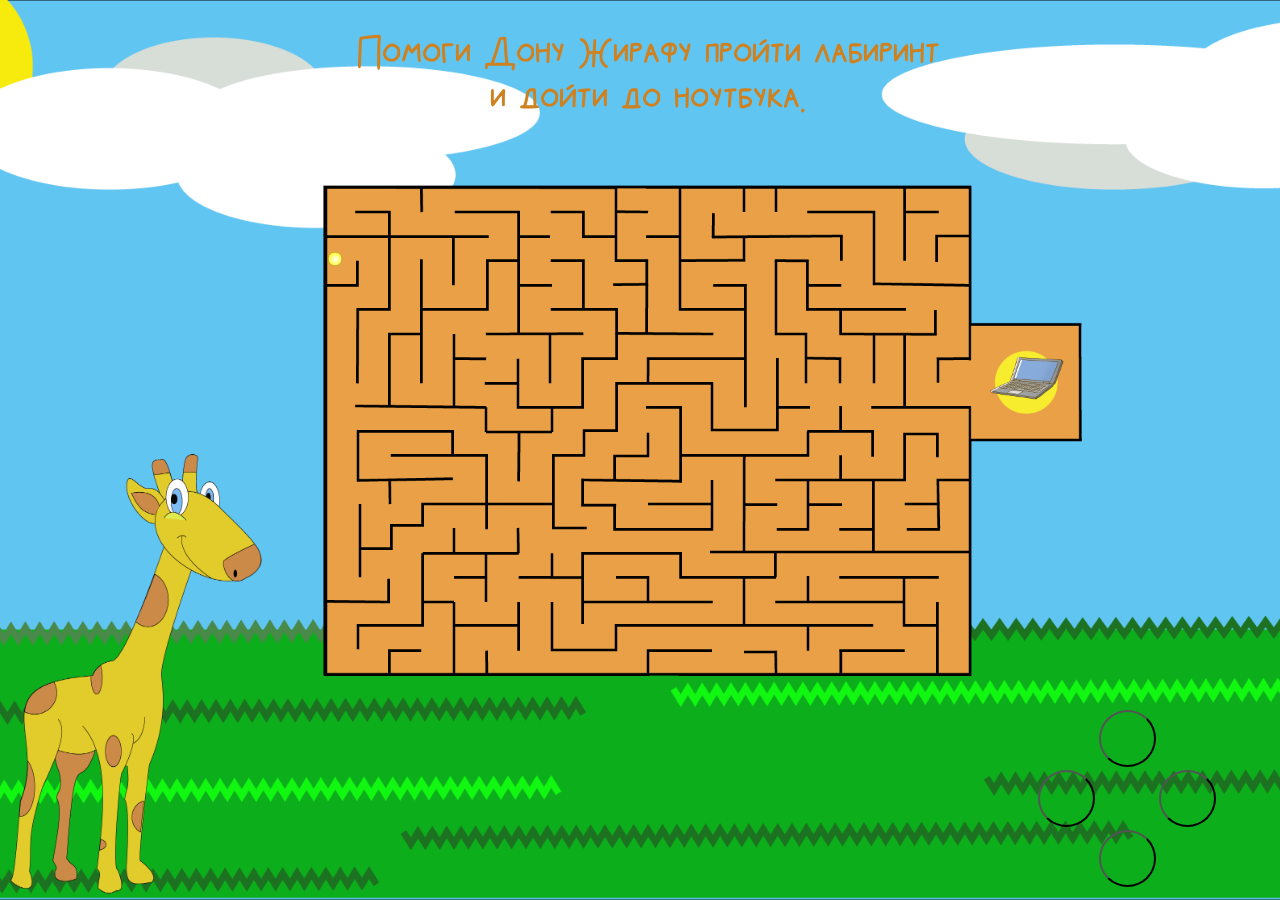
<file: level1.html>
<!DOCTYPE HTML>
<html>

<head>
    <meta charset="utf-8">
    <link rel="stylesheet" href="css/level1.css">
    <title>Поиск ноутбука</title>
    <script src="js/level1.js"></script>
</head>

<body>

    <div class="container" style="display: block;">
        <h1>Помоги Дону Жирафу пройти лабиринт <br> и дойти до ноутбука.</h1>
    </div>
    <div class="result" style="display: none;">
        <h1>Отлично! <br>Теперь ты знаешь, что у всех граждан МЭШ <br> есть возможность пользоваться <br>цифровой средой с одинаковыми и равными правами.</h1>
        <form action="level2.html" target="_self">
            <button>Отлично</button>
        </form>
    </div>
    <canvas id="canvas" width="597" height="598" style="display: block;"></canvas>

    <div class="jostick" style="display: block;">
        <button id="up" onclick="up()"></button>
        <button id="left" onclick="left()"></button>
        <button id="right" onclick="right()"></button>
        <button id="down" onclick="down()"></button>
    </div>
    <img class="giraf" src="img/giraf.png" alt="">

    <img class="face" id="face" src="img/face.png">
</body>

</html>
</file>
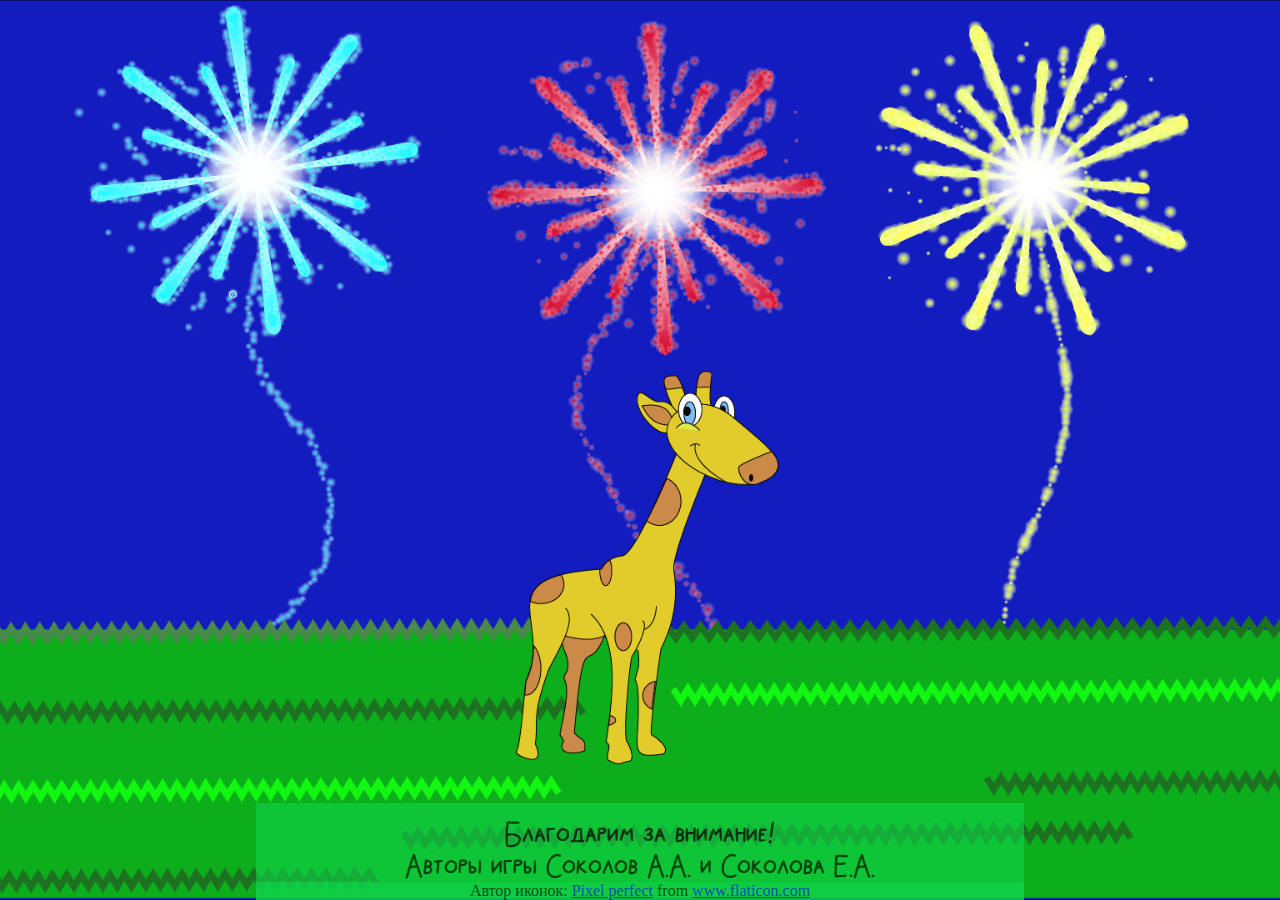
<file: level10.html>
<!doctype html>
<html lang="en">

<head>

    <meta charset="utf-8">
    <meta name="viewport" content="width=device-width, initial-scale=1">

    <link rel="stylesheet" href="css/level10.css">

    <title>Авторы</title>
</head>

<body>
    
    <div class="end">
        <h1>Благодарим за внимание!<br> Авторы игры Соколов А.А. и Соколова Е.А.</h1>
    </div>
    <div class="end">Автор иконок: <a href="https://www.flaticon.com/ru/authors/pixel-perfect" title="Pixel perfect">Pixel perfect</a> from <a href="https://www.flaticon.com/ru/" title="Flaticon">www.flaticon.com</a></div>
</body>

</html>
</file>
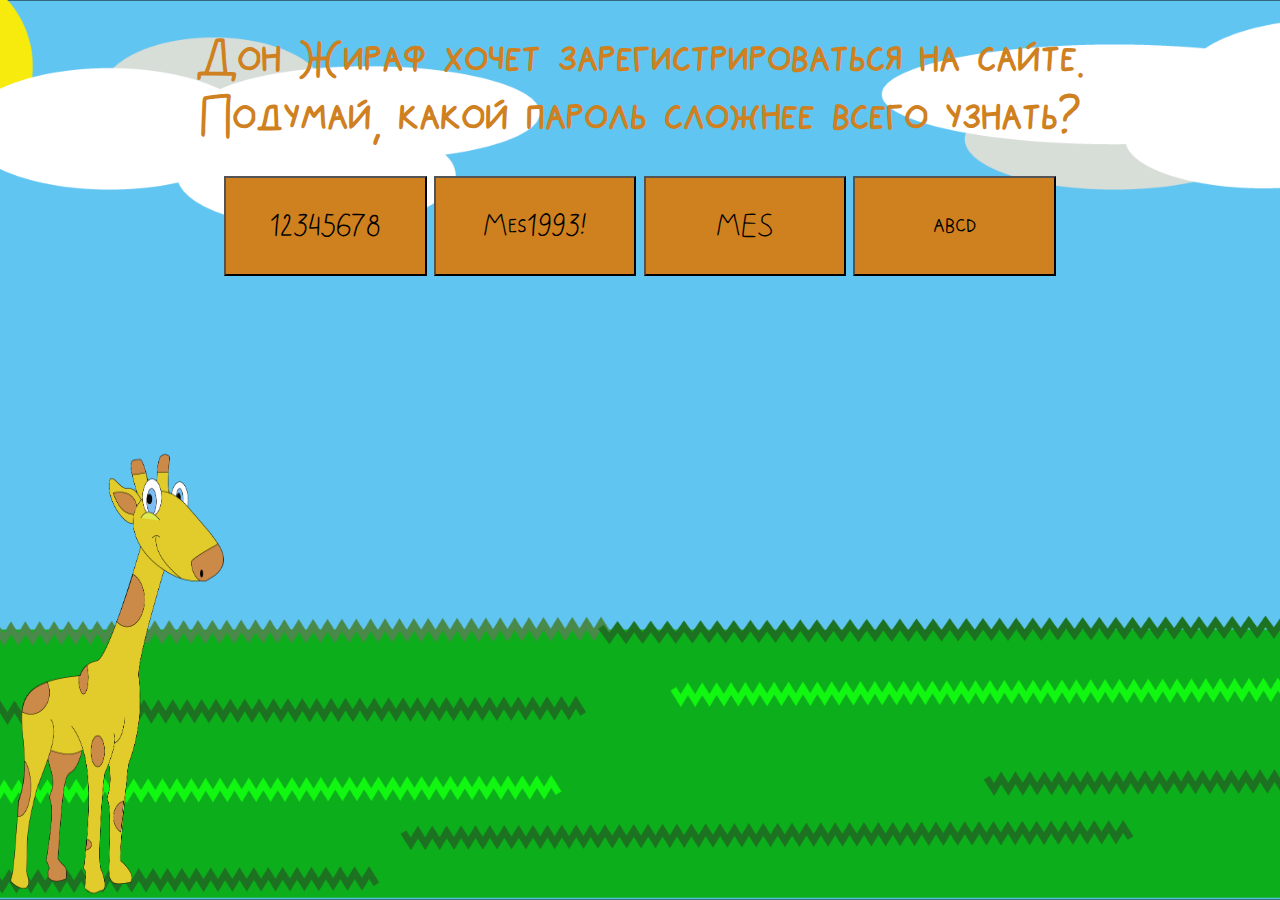
<file: level2.html>
<!DOCTYPE html>
<html lang="en">

<head>
    <meta charset="UTF-8">
    <meta name="viewport" content="width=device-width, initial-scale=1">
    <link rel="stylesheet" href="css/level2.css">
    <title>Безопасность данных</title>
</head>

<body>

    <div class="header" id="vopros1" style="display:block;">
        <h1>Дон Жираф хочет зарегистрироваться на сайте. <br> Подумай, какой пароль сложнее всего узнать?</h1>
        <button class="vot" id="kn_sl" onclick="variant1();">12345678</button>
        <button class="vot" id="kn_sl" onclick="inform();">Mes1993!</button>
        <button class="vot" id="kn_sl" onclick="variant2();">MES</button>
        <button class="vot" id="kn_sl" onclick="variant3();">abcd</button>
    </div>


    <div class="header" id="wrong1" style="display:none;">
        <h1>Попробуй еще раз</h1>
        <button class="vot" onclick="restart1()">ОК</button>
    </div>

    <div class="header" id="wrong2" style="display:none;">
        <h1>Попробуй еще раз</h1>
        <button class="vot" onclick="restart2()">ОК</button>
    </div>

    <div class="header" id="wrong3" style="display:none;">
        <h1>Попробуй еще раз</h1>
        <button class="vot" onclick="restart3()">ОК</button>
    </div>

    <div class="header" id="wrong4" style="display:none;">
        <h1>Попробуй еще раз</h1>
        <button class="vot" onclick="restart4()">ОК</button>
    </div>




    <div class="header" id="right1" style="display:none;">
        <h1>Да! Этот пароль самый надежный</h1>
        <button class="vot" onclick="next()">ОК</button>
    </div>

    <div class="header" id="right2" style="display:none;">
        <h1>Замечательно! <br> Цифровые граждане МЭШ должны понимать,<br> что кража личных данных в интернете является преступлением.</h1>

        <form action="level3.html" target="_self">
            <button>ПОНЯТНО</button>
        </form>
    </div>


    </div>

    <div class="header" id="vopros2" style="display: none;">
        <h1>Попробуй придумать свой пароль</h1>
        <input type="text" class="password">
        <button class="vot" onclick="password()">ОК</button>

    </div>
    <script type="text/javascript" src="js/level2.js"></script>
    </div>
    <img class="giraf" src="img/giraf.png" alt="">
</body>

</html>
</file>
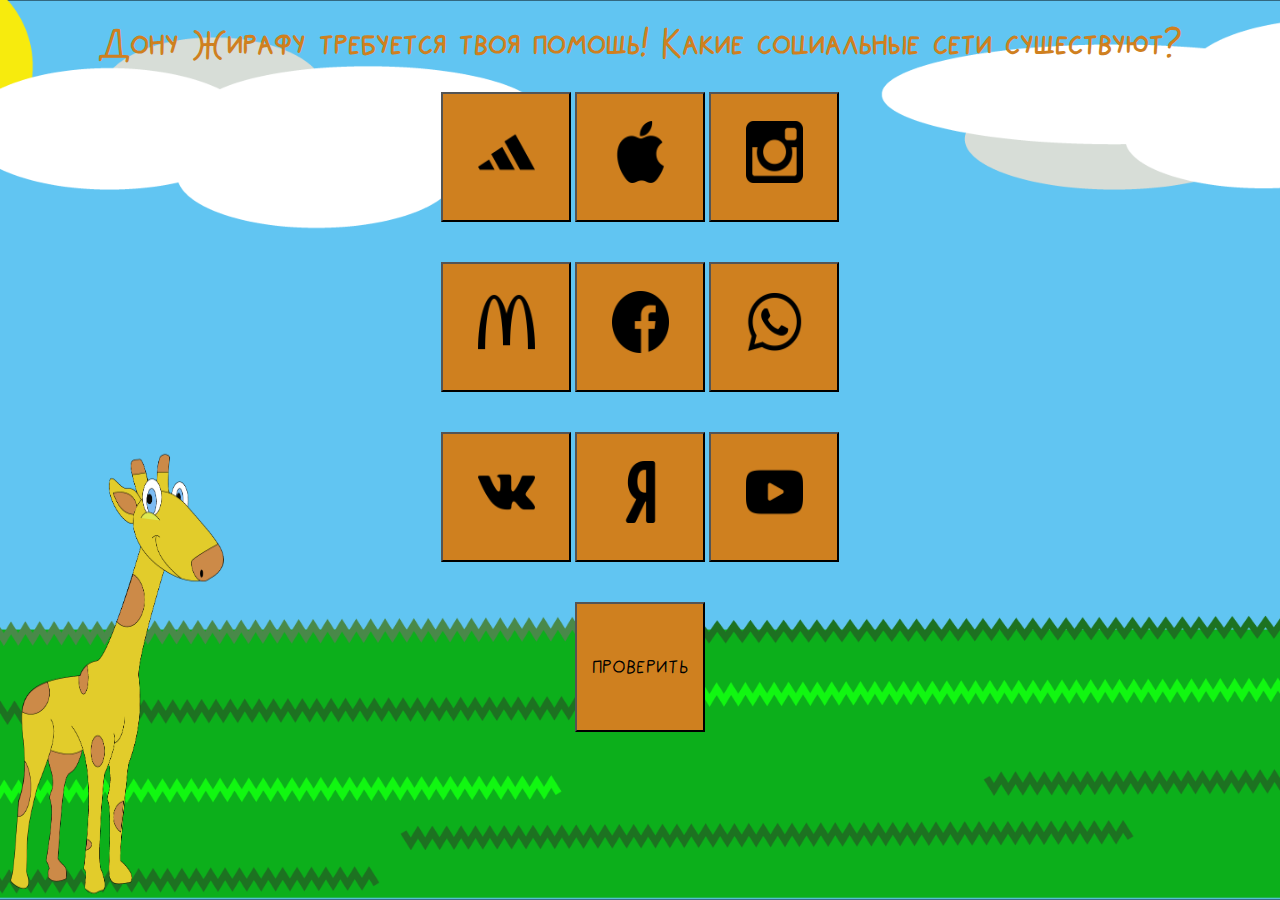
<file: level3.html>
<!doctype html>
<html lang="en">

<head>
    <meta charset="utf-8">
    <meta name="viewport" content="width=device-width, initial-scale=1">
    <title>Социальные сети</title>
    <link href="css/level3.css" rel="stylesheet">

</head>

<body>
    <div class="no" style="display: none;">
        <h1>ПОПРОБУЙ ЕЩЕ РАЗ</h1>
        <button class="back" onClick="window.location.reload();">ЕЩЕ РАЗОК</button>
    </div>
    <div class="yes" style="display: none;">
        <h1>Отличная работа! <br> У каждого цифрового гражданина МЭШ есть возможность общаться, <br> но при использовании любых средств электронной коммуникации существуют свои правила, свой этикет общения.</h1>
        <form action="level4.html" target="_self">
            <button class="go">ОТЛИЧНО</button>
        </form>
    </div>
    <div class="all" style="display: block;">
        <div class="container1">
            <h1>Дону Жирафу требуется твоя помощь! Какие социальные сети существуют?</h1>
        </div>
        <div class="container">

            <button class="btn1" style="background-color: rgb(207, 128, 31)" onclick="change1();"><img src ="img/ADIDAS1.png "> </button>
            <button class="btn2" style="background-color: rgb(207, 128, 31)" onclick="change2();"><img src="img/APPLE.png"> </button>
            <button class="btn3" style="background-color: rgb(207, 128, 31)" onclick="change3();"><img src ="img/INSTAGRAM.png "></button>
        </div>
        <div class="container">
            <button class="btn4" style="background-color: rgb(207, 128, 31)" onclick="change4();"><img src="img/MCD.png"> </button>
            <button class="btn5" style="background-color: rgb(207, 128, 31)" onclick="change5();"><img src ="img/facebook.png "> </button>
            <button class="btn6" style="background-color: rgb(207, 128, 31)" onclick="change6();"><img src="img/whatsapp.png"> </button>
        </div>
        <div class="container">
            <button class="btn7" style="background-color: rgb(207, 128, 31)" onclick="change7();"><img src ="img/VK.png "> </button>
            <button class="btn8" style="background-color: rgb(207, 128, 31)" onclick="change8();"><img src="img/YANDEX.png"> </button>
            <button class="btn9" style="background-color: rgb(207, 128, 31)" onclick="change9();"><img src ="img/YOUTUBE.png "> </button>
        </div>
        <div class="container2">
            <button onclick="result()">проверить</button>
        </div>
    </div>

    <img class="giraf" src="img/giraf.png" alt="">



    <script src="js/level3.js "></script>
</body>

</html>
</file>
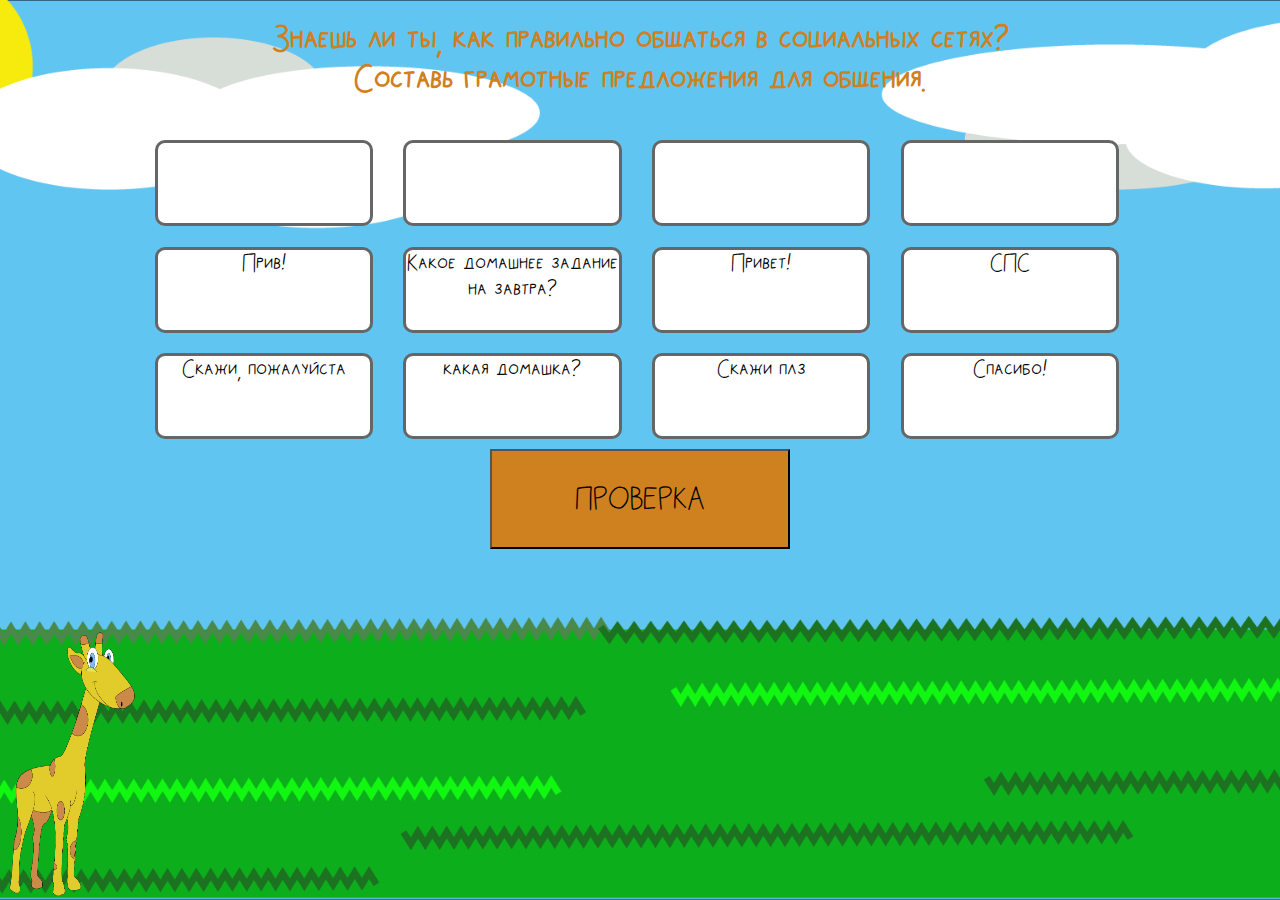
<file: level4.html>
<!doctype html>
<html lang="en">

<head>

    <meta charset="utf-8">
    <meta name="viewport" content="width=device-width, initial-scale=1">

    <link rel="stylesheet" href="css/level4.css">

    <title>Правила общения</title>
</head>

<body>
    <div class="otvet1" style="display: none;">
        <h1>Ты хорошо справился! <br> Вот несколько правил, <br> которые существуют для электронного общения: <br> • Пиши со знаками препинания; <br> • Сформулируй мысль, а потом напечатай её;<br> • Не сокращай слова;<br> • Не пиши длинный текст отдельными сообщениями;<br>            • Используй смайлики.
        </h1>
        <form action="level5.html" target="_self">
            <button class="sps">СПАСИБО</button>
        </form>
    </div>
    <div class="otvet2" style="display: none;">
        <h1>Попробуй еще раз</h1>
        <button class="sps" onClick="window.location.reload();">ХОРОШО</button>
    </div>

    <div class="container" style="display: block;">
        <h1>Знаешь ли ты, как правильно общаться в социальных сетях? <br> Составь грамотные предложения для общения.</h1>
        <div draggable="true" class="box" id="box1"></div>
        <div draggable="true" class="box" id="box2"></div>
        <div draggable="true" class="box" id="box3"></div>
        <div draggable="true" class="box" id="box4"></div>
        <div draggable="true" class="box">Прив!</div>
        <div draggable="true" class="box">Какое домашнее задание на завтра?</div>
        <div draggable="true" class="box">Привет!</div>
        <div draggable="true" class="box">СПС</div>
        <div draggable="true" class="box">Скажи, пожалуйста</div>
        <div draggable="true" class="box">какая домашка?</div>
        <div draggable="true" class="box">Скажи плз</div>
        <div draggable="true" class="box">Спасибо!</div>
        <button onclick="proverka()">ПРОВЕРКА</button>

    </div>
    <img class="giraf" src="img/giraf.png" alt="">

    <script src="js/level4.js"></script>
</body>

</html>
</file>
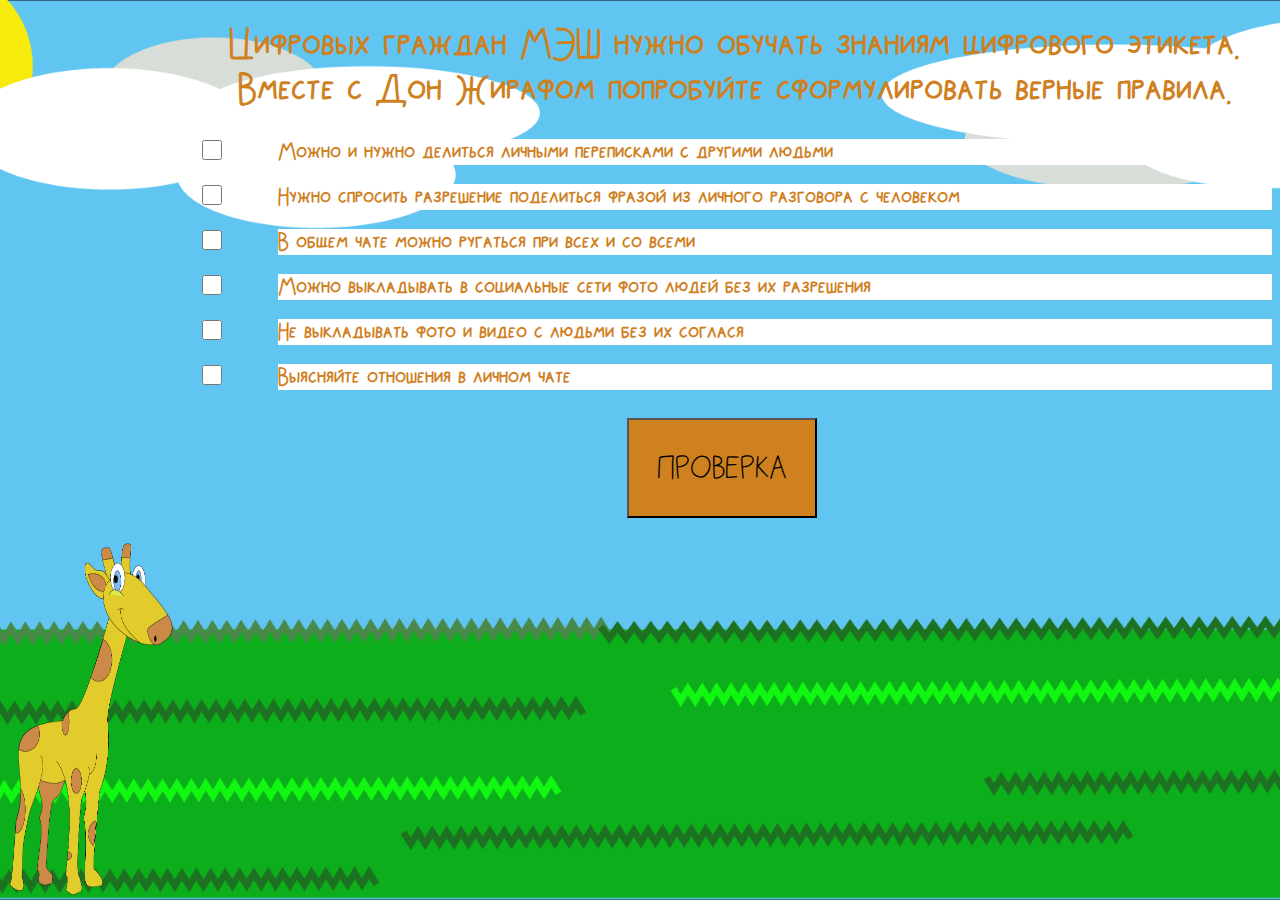
<file: level5.html>
<!doctype html>
<html lang="en">

<head>

    <meta charset="utf-8">
    <meta name="viewport" content="width=device-width, initial-scale=1">

    <link rel="stylesheet" href="css/level5.css">

    <title>Цифровой этикет</title>
</head>

<body>
    <div class="otvet1" style="display: none;">
        <h1>Молодец! <br> Цифровые граждане МЭШ, осваивая электронные технологии, <br>владеют правилами их использования и понимают, <br>что существуют правила цифрового этикета.</h1>
        <form action="level6.html" target="_self">
            <button class="sps">СПАСИБО</button>
        </form>
    </div>
    <div class="otvet2" style="display: none;">
        <h1>Попробуй еще раз</h1>
        <button class="sps" onClick="window.location.reload();">ХОРОШО</button>
    </div>

    <div class="container2" style="display: block;">
        <h1>Цифровых граждан МЭШ нужно обучать знаниям цифрового этикета. <br> Вместе с Дон Жирафом попробуйте сформулировать верные правила.</h2>
            <div class="checkbox">
                <input type="checkbox" id="ot1"><label for="ot1"><h2>Можно и нужно делиться личными переписками с другими людьми</h2></label>
            </div>
            <div class="checkbox">
                <input type="checkbox" id="ot2"><label for="ot2"><h2>Нужно спросить разрешение поделиться фразой из личного разговора с человеком</h2></label>
            </div>
            <div class="checkbox">
                <input type="checkbox" id="ot3"><label for="ot3"><h2>В общем чате можно ругаться при всех и со всеми</h2></label>
            </div>
            <div class="checkbox">
                <input type="checkbox" id="ot4"><label for="ot4"><h2>Можно выкладывать в социальные сети фото людей без их разрешения</h2></label>
            </div>
            <div class="checkbox">
                <input type="checkbox" id="ot5"><label for="ot5"><h2>Не выкладывать фото и видео с людьми без их соглася</h2></label>
            </div>
            <div class="checkbox">
                <input type="checkbox" id="ot6"><label for="ot6"><h2>Выясняйте отношения в личном чате</h2></label>
            </div>
            <button onclick="proverka()">ПРОВЕРКА</button>
    </div>
    <img class="giraf" src="img/giraf.png" alt="">


    <script src="js/level5.js"></script>
</body>

</html>
</file>
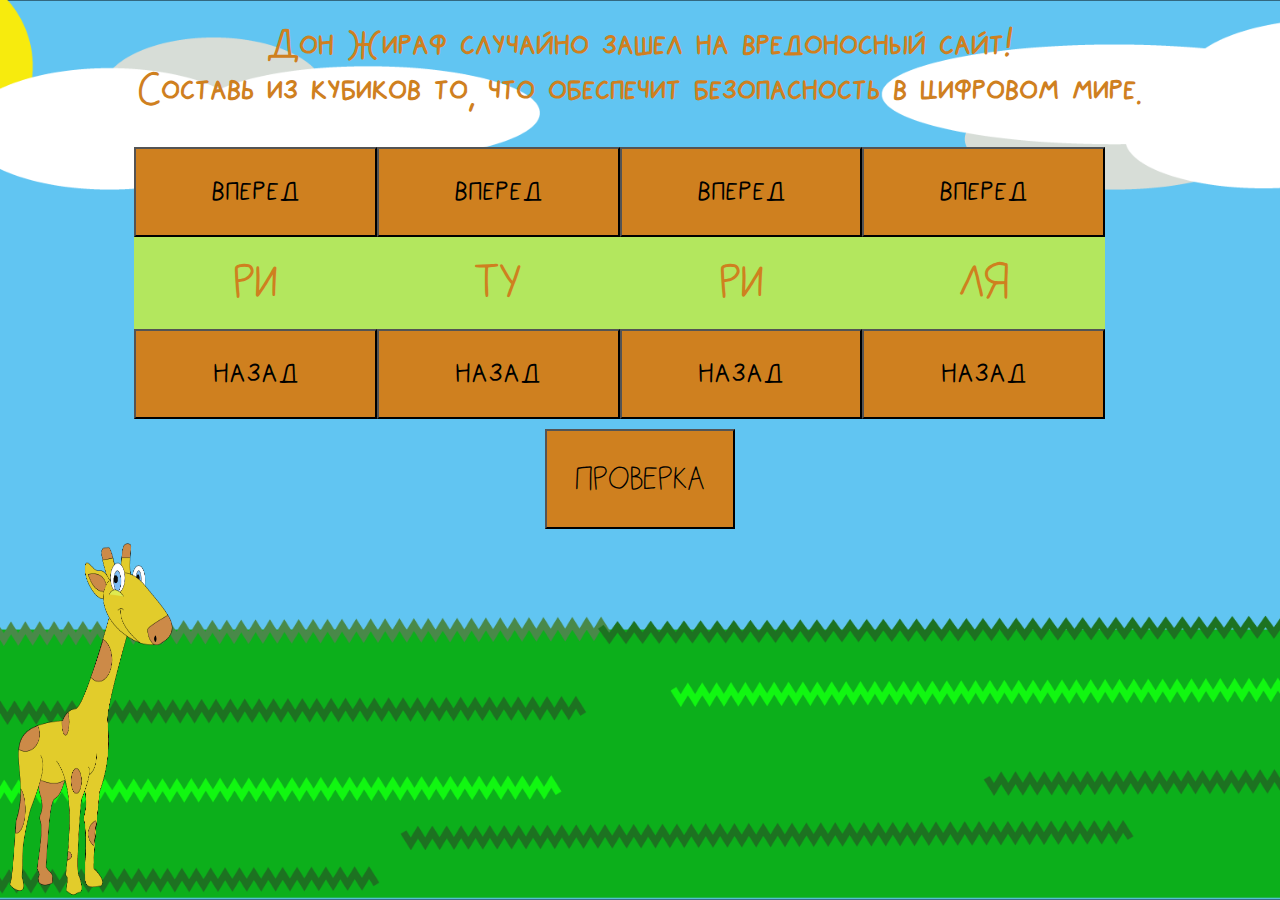
<file: level6.html>
<!doctype html>
<html lang="en">

<head>

    <meta charset="utf-8">
    <meta name="viewport" content="width=device-width, initial-scale=1">

    <link rel="stylesheet" href="css/level6.css">

    <title>Безопасность</title>
</head>

<body>
    <div class="otvet1" style="display: none;">
        <h1>Горжусь тобой! <br> Цифровые гражданине МЭШ знают, <br> что следует устанавливать защиту на цифровое устройство <br> и оберегать свою личную информацию.</h1>
        <form action="level7.html" target="_self">
            <button class="btn">СПАСИБО</button>
        </form>
    </div>
    <div class="otvet2" style="display: none;">
        <h1>Попробуй еще раз</h1>
        <button class="btn" onClick="window.location.reload();">ХОРОШО</button>
    </div>



    <div class="container" style="display: block;">
        <h1>Дон Жираф случайно зашел на вредоносный сайт! <br> Составь из кубиков то, что обеспечит безопасность в цифровом мире.</h1>
        <div class="rulet">
            <button onclick="up1()">вперед</button>
            <div class="wariant" id="ot1" style="display: block;">
                <h1>РИ</h1>
            </div>
            <div class="wariant" id="ot2" style="display: none;">
                <h1>МИ</h1>
            </div>
            <div class="wariant" id="ot3" style="display: none;">
                <h1>ЛЕ</h1>
            </div>
            <div class="wariant" id="ot4" style="display: none;">
                <h1>ЛЮ</h1>
            </div>
            <div class="wariant" id="ot5" style="display: none;">
                <h1>ВЕ</h1>
            </div>
            <div class="wariant" id="ot6" style="display: none;">
                <h1>АН</h1>
            </div>
            <div class="wariant" id="ot7" style="display: none;">
                <h1>ЗА</h1>
            </div>
            <button onclick="down1()">назад</button>
        </div>

        <div class="rulet">
            <button onclick="up2()">вперед</button>
            <div class="wariant" id="ot8" style="display: block;">
                <h1>ТУ</h1>
            </div>
            <div class="wariant" id="ot9" style="display: none;">
                <h1>КАР</h1>
            </div>
            <div class="wariant" id="ot10" style="display: none;">
                <h1>СУ</h1>
            </div>
            <div class="wariant" id="ot11" style="display: none;">
                <h1>ТИ</h1>
            </div>
            <div class="wariant" id="ot12" style="display: none;">
                <h1>РЕ</h1>
            </div>
            <button onclick="down2()">назад</button>
        </div>

        <div class="rulet">
            <button onclick="up3()">вперед</button>
            <div class="wariant" id="ot13" style="display: block;">
                <h1>РИ</h1>
            </div>
            <div class="wariant" id="ot14" style="display: none;">
                <h1>НО</h1>
            </div>
            <div class="wariant" id="ot15" style="display: none;">
                <h1>ВИ</h1>
            </div>
            <button onclick="down3()">назад</button>
        </div>

        <div class="rulet">
            <button onclick="up4()">вперед</button>
            <div class="wariant" id="ot16" style="display: block;">
                <h1>ЛЯ</h1>
            </div>
            <div class="wariant" id="ot17" style="display: none;">
                <h1>ША</h1>
            </div>
            <div class="wariant" id="ot18" style="display: none;">
                <h1>ИТЬ</h1>
            </div>
            <div class="wariant" id="ot19" style="display: none;">
                <h1>РУС</h1>
            </div>
            <div class="wariant" id="ot20" style="display: none;">
                <h1>УС</h1>
            </div>
            <div class="wariant" id="ot21" style="display: none;">
                <h1>БУС</h1>
            </div>
            <button onclick="down4()">назад</button>
        </div>


        <button class="btn" onclick="result()">ПРОВЕРКА</button>

    </div>
    <img class="giraf" src="img/giraf.png" alt="">
    <script src="js/level6.js"></script>
</body>

</html>
</file>
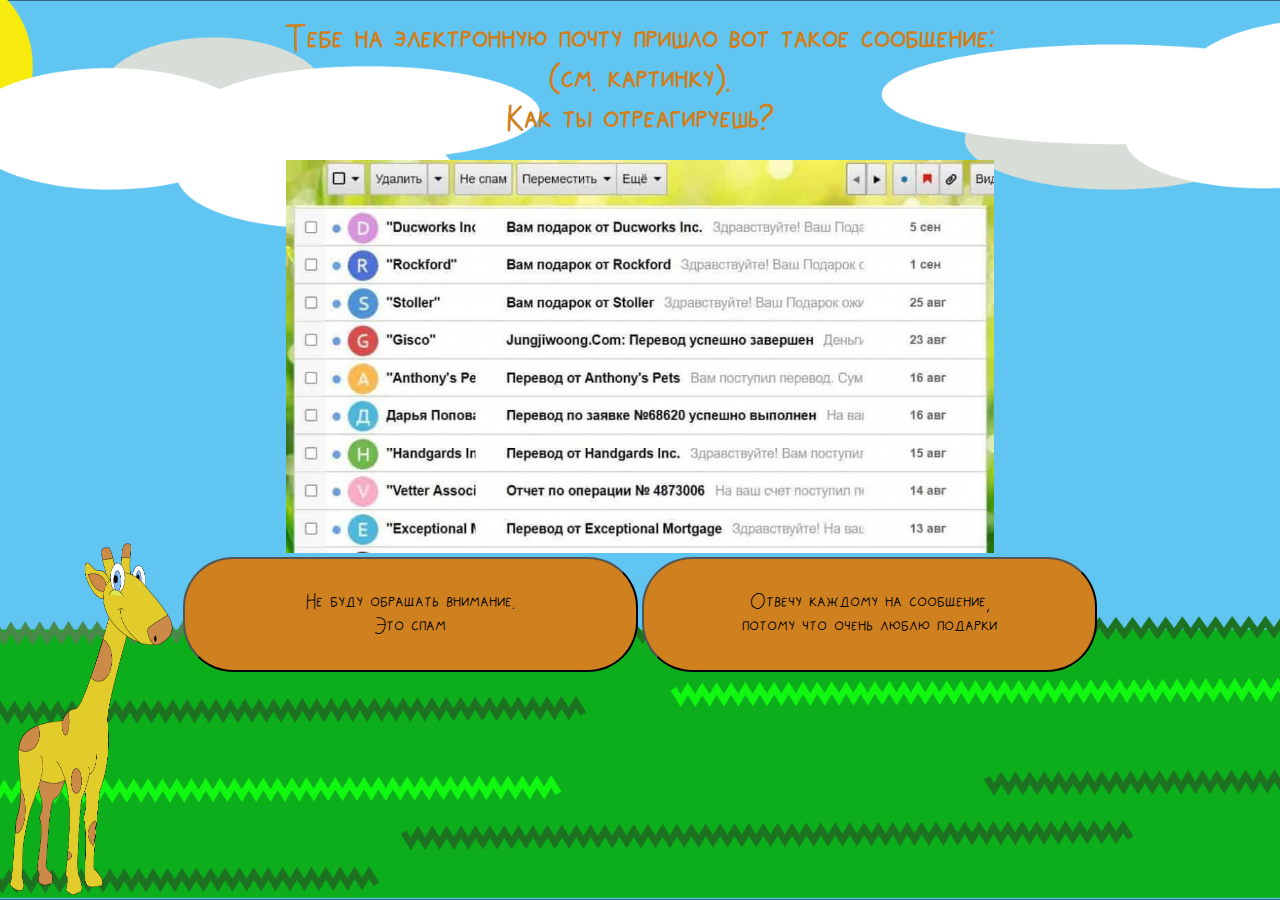
<file: level7.html>
<!doctype html>
<html lang="en">

<head>

    <meta charset="utf-8">
    <meta name="viewport" content="width=device-width, initial-scale=1">

    <link rel="stylesheet" href="css/level7.css">

    <title>Спам</title>
</head>

<body>
    <div class="otvet1" style="display: none;">
        <h1>Умница! Цифровые граждане МЭШ понимают, что существуют определенные правила, которые пользователи должны соблюдать в цивилизованном обществе. Рассылать спам – неэтично и не приносит пользы.</h1>
        <form action="level8.html" target="_self">
            <button class="sps">СПАСИБО</button>
        </form>
    </div>
    <div class="otvet2" style="display: none;">
        <h1>НЕ ЛУЧШЕЕ РЕШЕНИЕ!!</h1>
        <button class="sps" onClick="window.location.reload();">ХОРОШО</button>
    </div>



   <div class="container" style="display: block;">
        <h1>Тебе на электронную почту пришло вот такое сообщение:<br> (см. картинку). <br> Как ты отреагируешь? </h1>
        <img src="img/picture.png" alt="picture">
    </div>
    <div class="container1" style="display: block;">
        <button class="btn" onclick="yes()">Не буду обращать внимание. <br> Это спам</button>
        <button class="btn" onclick="no()">Отвечу каждому на сообщение, <br> потому что очень люблю подарки</button>
    </div>
    <img class="giraf" src="img/giraf.png" alt="">
    <script src="js/level7.js"></script>
</body>

</html>
</file>
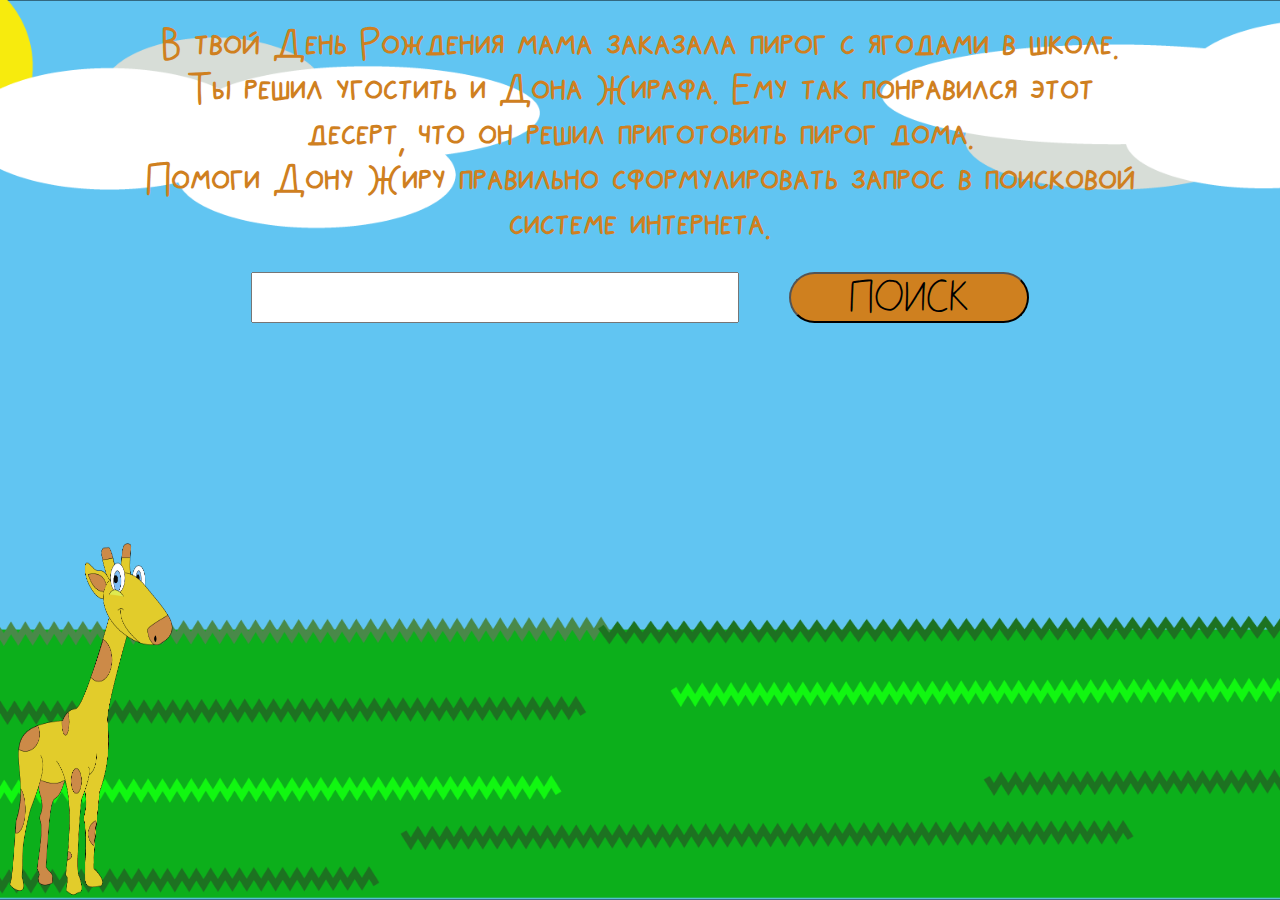
<file: level8.html>
<!doctype html>
<html lang="en">

<head>

    <meta charset="utf-8">
    <meta name="viewport" content="width=device-width, initial-scale=1">

    <link rel="stylesheet" href="css/level8.css">

    <title>Поисковая система</title>
</head>

<body>
    <div class="container1" style="display: none;">
        <h1>Потрясающе! <br> Цифровые граждане МЭШ владеют навыками быстрого поиска информации и ее обработки.</h1>
        <form action="level9.html" target="_self">
            <button class="sps">КОНЕЦ</button>
        </form>
    </div>
    <div class="container2" style="display: none;">
        <h1>Попробуй еще раз! Нам нужен рецепт пирога с ягодами!</h1>
        <button class="sps" onClick="window.location.reload();">ХОРОШО</button>

    </div>
    <div class="container" style="display: block;">
        <h1>В твой День Рождения мама заказала пирог с ягодами в школе. <br> Ты решил угостить и Дона Жирафа. Ему так понравился этот десерт, что он решил приготовить пирог дома. <br> Помоги Дону Жиру правильно сформулировать запрос в поисковой системе интернета.</h1>
        <input type="text"><button class="btn" onclick="search()">ПОИСК</button>
    </div>
    <img class="giraf" src="img/giraf.png" alt="">
    <script src="js/level8.js"></script>
</body>

</html>
</file>
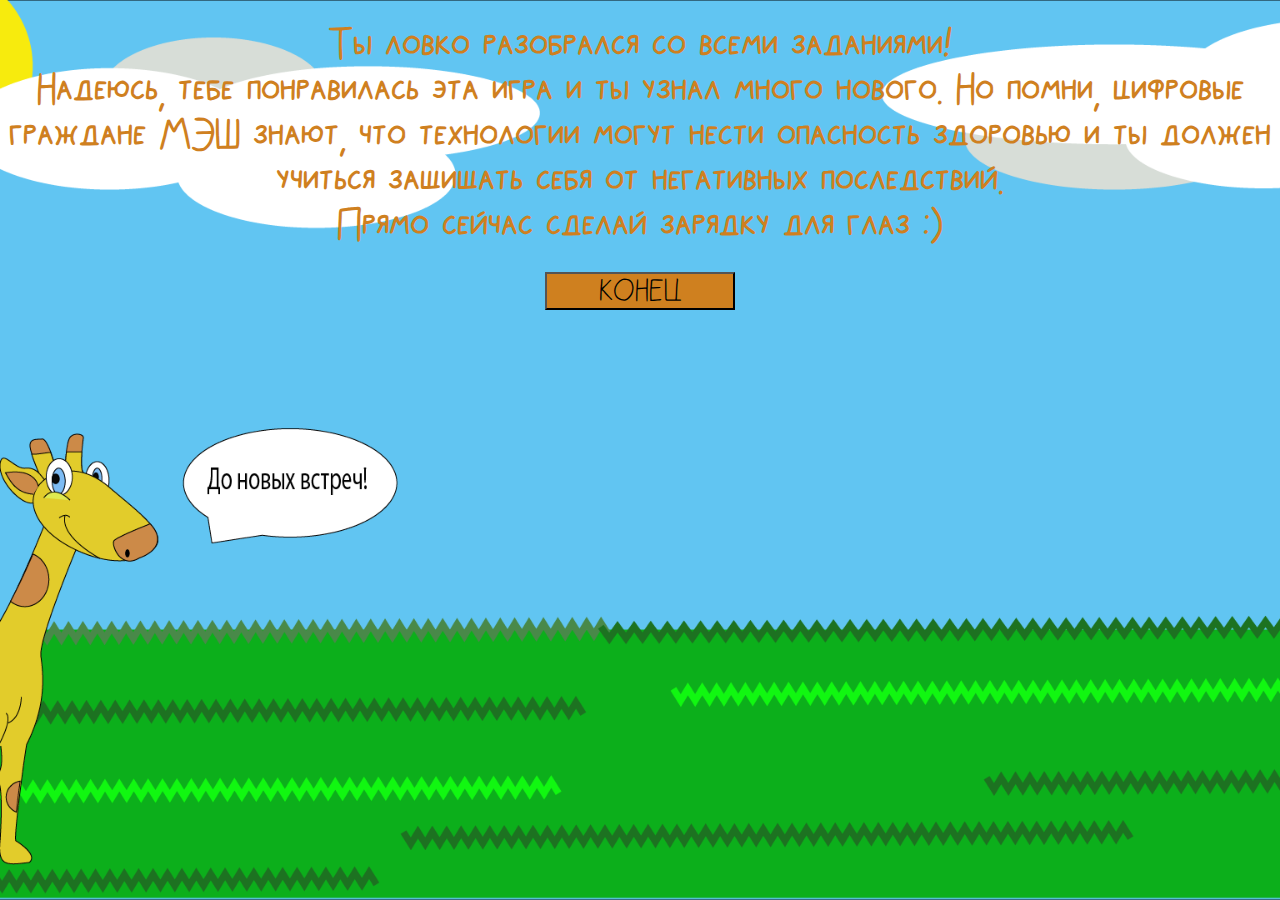
<file: level9.html>
<!doctype html>
<html lang="en">

<head>

    <meta charset="utf-8">
    <meta name="viewport" content="width=device-width, initial-scale=1">

    <link rel="stylesheet" href="css/level9.css">

    <title>ФИНИШ</title>
</head>

<body>
    <div class="text">
        <h1>Ты ловко разобрался со всеми заданиями!<br> Надеюсь, тебе понравилась эта игра и ты узнал много нового. Но помни, цифровые граждане МЭШ знают, что технологии могут нести опасность здоровью и ты должен учиться защищать себя от негативных последствий.
           <br> Прямо сейчас сделай зарядку для глаз :)</h1>
        <form action="level10.html" target="_self">
            <button class="sps">КОНЕЦ</button>
        </form>
    </div>


</body>

</html>
</file>
<file: css/level1.css>
body {
    background: url(../img/bgn-01.png) no-repeat center center fixed;
    -webkit-background-size: cover;
    -moz-background-size: cover;
    -o-background-size: cover;
    background-size: fixed;
}

canvas {
    position: fixed;
    text-align: center;
    margin-top: 2%;
    width: 100%;
    height: 100%;
}

@keyframes move {
    from {
        transform: translateX(-100%);
    }
    to {
        transform: translateX(0%);
    }
}

.giraf {
    position: absolute;
    width: 17%;
    height: 50%;
    bottom: 0%;
    animation-name: move;
    animation-duration: 2s;
}

div {
    width: 100%;
    height: 220px;
    position: fixed;
    text-align: center;
    font-size: 30px;
}

button {
    width: 300px;
    height: 100px;
    font-family: Kosko;
    font-size: 25px;
    background-color: rgb(207, 128, 31);
}

@font-face {
    font-family: 'Kosko';
    src: url('../fonts/KoskoRegular-Regular.woff');
}

h1 {
    color: rgb(207, 128, 31);
    font-family: Kosko;
    font-size: 45px;
}

.jostick {
    display: none;
    position: absolute;
    bottom: 0;
    margin-left: 80%;
    width: 190px;
    height: 190px;
}

img {
    width: 10px;
    height: 10px;
}

#up {
    background-color: Transparent;
    margin-left: 35%;
    margin-right: 35%;
    width: 30%;
    height: 30%;
    border-radius: 50px;
}

#down {
    background-color: Transparent;
    margin-left: 35%;
    margin-right: 35%;
    width: 30%;
    height: 30%;
    border-radius: 50px;
}

#left {
    background-color: Transparent;
    margin-right: 30%;
    width: 30%;
    height: 30%;
    border-radius: 50px;
}

#right {
    background-color: Transparent;
    width: 30%;
    height: 30%;
    border-radius: 50px;
}

.face {
    display: none;
}

@media screen and (max-width: 1280px) {
    canvas {
        margin-top: 5%;
        width: 100%;
        height: 80%;
    }
    div {
        width: 100%;
        height: 200px;
        position: fixed;
        text-align: center;
        font-size: 25px;
    }
    button {
        width: 300px;
        height: 100px;
        font-size: 30px;
    }
    .giraf {
        width: 20%;
    }
    h1 {
        font-size: 35px;
    }
}

@media screen and (max-width: 960px) {
    canvas {
        margin-top: 5%;
        width: 100%;
        height: 100%;
    }
    div {
        width: 100%;
        height: 120px;
        font-size: 20px;
    }
    button {
        width: 300px;
        height: 100px;
        font-size: 25px;
    }
    .giraf {
        width: 20%;
    }
}

@media screen and (max-width: 900px) {
    canvas {
        margin-top: 5%;
        width: 100%;
        height: 100%;
    }
    div {
        width: 100%;
        height: 120px;
        font-size: 20px;
    }
    button {
        width: 300px;
        height: 100px;
        font-size: 25px;
    }
    .giraf {
        width: 20%;
    }
}

@media screen and (max-width: 800px) {
    canvas {
        margin-top: 5%;
        width: 100%;
        height: 100%;
    }
    div {
        width: 100%;
        height: 100%;
        font-size: 15px;
    }
    button {
        width: 300px;
        height: 100px;
        font-size: 25px;
    }
    .jostick {
        display: block;
    }
    .giraf {
        width: 20%;
    }
}

@media screen and (max-width: 500px) {
    body {
        background: url(/img/bngsmall-01.png) no-repeat center center fixed;
    }
    h1 {
        font-size: 25px;
    }
    .giraf {
        width: 20%;
    }
}
</file>
<file: css/level10.css>
body {
    background: url(../img/the_end.png) no-repeat center center fixed;
    -webkit-background-size: cover;
    -moz-background-size: cover;
    -o-background-size: cover;
    background-size: cover;
}

@font-face {
    font-family: 'Kosko';
    src: url(../fonts/KoskoRegular-Regular.woff);
}

h1 {
    text-align: center;
    color: rgb(0, 0, 0);
    font-family: Kosko;
    font-size: 25px;
}

.end {
    text-align: center;
    width: 60%;
    left: 20%;
    position: absolute;
    bottom: 0%;
    background-color: rgb(16, 211, 75);
    opacity: 0.6;
}
</file>
<file: css/level2.css>
body {
    background: url(../img/bgn-01.png) no-repeat center center fixed;
    -webkit-background-size: cover;
    -moz-background-size: cover;
    -o-background-size: cover;
    background-size: cover;
}

.header {
    width: 80%;
    margin: auto;
    height: 220px;
    text-align: center;
    font-size: 30px;
}

@keyframes move {
    from {
        transform: translateX(-100%);
    }
    to {
        transform: translateX(0%);
    }
}

.giraf {
    position: absolute;
    width: 17%;
    height: 50%;
    bottom: 0%;
    animation-name: move;
    animation-duration: 2s;
}

button {
    width: 20%;
    height: 100px;
    font-family: Kosko;
    font-size: 25px;
    background-color: rgb(207, 128, 31);
}

@font-face {
    font-family: 'Kosko';
    src: url(../fonts/KoskoRegular-Regular.woff);
}

h1 {
    color: rgb(207, 128, 31);
    font-family: Kosko;
    font-size: 45px;
}

.password {
    font-size: 25px;
    width: 600px;
    height: 100px;
}

@media screen and (max-width: 1280px) {}

@media screen and (max-width: 960px) {}

@media screen and (max-width: 720px) {}

@media screen and (max-width: 500px) {
    h1 {
        font-size: 20px;
    }
    button {
        font-size: 15px;
    }
    .giraf {
        width: 50%;
    }
}
</file>
<file: css/level3.css>
body {
     background: url(../img/bgn-01.png) no-repeat center center fixed;
     -webkit-background-size: cover;
     -moz-background-size: cover;
     -o-background-size: cover;
     background-size: cover;
 }
 
 @keyframes move {
     from {
         transform: translateX(-100%);
     }
     to {
         transform: translateX(0%);
     }
 }
 
 .giraf {
     position: absolute;
     width: 17%;
     height: 50%;
     bottom: 0%;
     animation-name: move;
     animation-duration: 2s;
 }
 
 @font-face {
     font-family: 'Kosko';
     src: url(../fonts/KoskoRegular-Regular.woff);
 }
 
 h1 {
     color: rgb(207, 128, 31);
     font-family: Kosko;
     font-size: 35px;
 }
 
 .container {
     text-align: center;
     margin: auto;
     width: 100%;
     height: 111px;
 }
 
 .container1 {
     text-align: center;
 }
 
 .container2 {
     text-align: center;
     height: 191px;
 }
 
 button {
     width: 8px;
     height: 100%;
     background-color: rgb(207, 128, 31);
     font-family: Kosko;
     font-size: 25px;
 }
 
 img {
     width: 50%;
     height: 50%;
 }
 
 .yes,
 .no {
     text-align: center;
     margin: auto;
     width: 700px;
     height: 80%;
 }
 
 .back,
 .go {
     width: 300px;
     height: 100px;
     font-family: Kosko;
     font-size: 25px;
     background-color: rgb(207, 128, 31);
 }
 
 @media screen and (max-width: 1200px) {
     h1 {
         font-size: 25px;
     }
 }
 
 .container,
 .container2 {
     height: 170px;
 }
 
 button {
      width: 130px;
     height: 130px;
  
 }
 
 @media screen and (max-width: 1052px) {
     .container,
     .container2 {
         height: 140px;
     }
     button {
          width: 120px;
     height: 120px;
     }
     .giraf {
         width: 20%;
     }
 }
 
 @media screen and (max-width: 865px) {
     .container,
     .container2 {
         height: 120px;
     }
     button {
          width: 120px;
     height: 120px;
     }
     .giraf {
         width: 20%;
     }
 }
 
 @media screen and (max-width: 753px) {
     .container,
     .container2 {
         height: 90px;
     }
     button {
         width: 90px;
     }
     .giraf {
         width: 20%;
     }
 }
 
 @media screen and (max-width: 753px) {
     .container,
     .container2 {
         height: 70px;
     }
     button {
         width: 70px;
         font-size: 15px;
     }
     .giraf {
         width: 25%;
     }
 }
</file>
<file: css/level4.css>
body {
    background: url(../img/bgn-01.png) no-repeat center center fixed;
    -webkit-background-size: cover;
    -moz-background-size: cover;
    -o-background-size: cover;
    background-size: cover;
}

@font-face {
    font-family: 'Kosko';
    src: url(../fonts/KoskoRegular-Regular.woff);
}

@keyframes move {
    from {
        transform: translateX(-100%);
    }
    to {
        transform: translateX(0%);
    }
}

.giraf {
    position: absolute;
    width: 10%;
    height: 30%;
    bottom: 0%;
    animation-name: move;
    animation-duration: 2s;
}

h1 {
    color: rgb(207, 128, 31);
    font-family: Kosko;
    font-size: 30px;
}

.container,
.otvet1,
.otvet2 {
    text-align: center;
    vertical-align: middle;
    margin: auto;
    width: 80%;
    height: 40%;
    grid-template-columns: repeat(5, 1fr);
    gap: 10px;
}

.box {
    margin: 1% 1% 0 2%;
    float: left;
    width: 21%;
    height: 80px;
    border: 3px solid #666;
    background-color: white;
    border-radius: .5em;
    cursor: move;
    font-family: Kosko;
    font-size: 20px;
    margin-top: 2%;
}

.box.over {
    border: 3px dotted #666;
}

button {
    margin-top: 1%;
    width: 300px;
    height: 100px;
    font-family: Kosko;
    font-size: 25px;
    background-color: rgb(207, 128, 31);
}
</file>
<file: css/level5.css>
body {
    background: url(../img/bgn-01.png) no-repeat center center fixed;
    -webkit-background-size: cover;
    -moz-background-size: cover;
    -o-background-size: cover;
    background-size: cover;
}

@font-face {
    font-family: 'Kosko';
    src: url(../fonts/KoskoRegular-Regular.woff);
}

@keyframes move {
    from {
        transform: translateX(-100%);
    }
    to {
        transform: translateX(0%);
    }
}

.giraf {
    position: absolute;
    width: 13%;
    height: 40%;
    bottom: 0%;
    animation-name: move;
    animation-duration: 2s;
}

h1 {
    text-align: center;
    color: rgb(207, 128, 31);
    font-family: Kosko;
    font-size: 35px;
}

h2 {
    margin-left: 80px;
    margin-top: -25px;
    color: rgb(207, 128, 31);
    font-family: Kosko;
    font-size: 20px;
    background-color: #fff;
}

.container2 {
    margin-left: 15%;
    width: 85%;
    height: 50%;
}

.otvet1,
.otvet2 {
    text-align: center;
}

button {
    margin-left: 40%;
    margin-top: 1%;
    width: 190px;
    height: 100px;
    background-color: rgb(207, 128, 31);
    font-family: Kosko;
    font-size: 25px;
}

.sps {
    margin: auto;
    width: 190px;
    height: 100px;
    background-color: rgb(207, 128, 31);
    font-family: Kosko;
    font-size: 25px;
}

.checkbox {
    width: 100%;
    height: 45px;
}

#ot1,
#ot2,
#ot3,
#ot4,
#ot5,
#ot6 {
    width: 20px;
    height: 20px;
    border-radius: 50px;
}

@media screen and (max-width: 960px) {
    .container2 {
        width: 900px;
    }
    h1 {
        font-size: 30px;
    }
    h2 {
        font-size: 25px;
    }
}

@media screen and (max-width: 800px) {
    .container2 {
        width: 760px;
    }
    h1 {
        font-size: 25px;
    }
    h2 {
        font-size: 20px;
    }
    button {
        font-size: 15px;
    }
}

@media screen and (max-width: 500px) {
    .container2 {
        width: 480px;
    }
    h1 {
        font-size: 25px;
    }
    h2 {
        font-size: 14px;
    }
    button {
        font-size: 15px;
        height: 40px;
    }
}
</file>
<file: css/level6.css>
body {
    background: url(../img/bgn-01.png) no-repeat center center fixed;
    -webkit-background-size: cover;
    -moz-background-size: cover;
    -o-background-size: cover;
    background-size: cover;
}

@font-face {
    font-family: 'Kosko';
    src: url(../fonts/KoskoRegular-Regular.woff);
}

@keyframes move {
    from {
        transform: translateX(-100%);
    }
    to {
        transform: translateX(0%);
    }
}

.giraf {
    position: absolute;
    width: 13%;
    height: 40%;
    bottom: 0%;
    animation-name: move;
    animation-duration: 2s;
}

h1 {
    text-align: center;
    color: rgb(207, 128, 31);
    font-family: Kosko;
    font-size: 35px;
}

.container {
    width: 80%;
    height: 50%;
    text-align: center;
    margin: auto;
    display: inline-block;
}

.rulet {
    width: 24%;
    float: left;
    margin: 1% auto;
    background-color: rgb(179, 231, 94);
}

button {
    touch-action:manipulation;
    width: 100%;
    height: 90px;
    background-color: rgb(207, 128, 31);
    font-family: Kosko;
    font-size: 35px;
}

.btn {
    touch-action:manipulation;
    margin: auto;
    width: 190px;
    height: 100px;
    background-color: rgb(207, 128, 31);
    font-family: Kosko;
    font-size: 25px;
}

.otvet1,
.otvet2 {
    width: 1000px;
    height: 50%;
    text-align: center;
    margin: auto;
}

@media screen and (max-width: 960px) {
    .container,
    .otvet1,
    .otvet2 {
        width: 900px;
    }
}

@media screen and (max-width: 800px) {
    .container,
    .otvet1,
    .otvet2 {
        width: 700px;
    }
    .btn {
        font-size: 20px;
    }
}

@media screen and (max-width: 500px) {
    .container,
    .otvet1,
    .otvet2 {
        width: 450px;
    }
    .btn {
        font-size: 18px;
    }
}
</file>
<file: css/level7.css>
body {
    background: url(../img/bgn-01.png) no-repeat center center fixed;
    -webkit-background-size: cover;
    -moz-background-size: cover;
    -o-background-size: cover;
    background-size: cover;
}

@font-face {
    font-family: 'Kosko';
    src: url(../fonts/KoskoRegular-Regular.woff);
}

@keyframes move {
    from {
        transform: translateX(-100%);
    }
    to {
        transform: translateX(0%);
    }
}

.giraf {
    position: absolute;
    width: 13%;
    height: 40%;
    bottom: 0%;
    animation-name: move;
    animation-duration: 2s;
}

h1 {
    text-align: center;
    color: rgb(207, 128, 31);
    font-family: Kosko;
    font-size: 30px;
}

.container,
.container1,
.otvet1,
.otvet2 {
    margin: auto;
    width: 80%;
    height: 50%;
    text-align: center;
}

.btn {
    width: 45%;
    height: 115px;
    border-radius: 50px;
    font-family: 'Kosko';
    font-size: 18px;
    background-color: rgb(207, 128, 31);
}

img {
    width: 70%;
}

.sps {
    margin: auto;
    width: 190px;
    height: 100px;
    background-color: rgb(207, 128, 31);
    font-family: Kosko;
    font-size: 25px;
}
</file>
<file: css/level8.css>
body {
    background: url(../img/bgn-01.png) no-repeat center center fixed;
    -webkit-background-size: cover;
    -moz-background-size: cover;
    -o-background-size: cover;
    background-size: cover;
}

@font-face {
    font-family: 'Kosko';
    src: url(../fonts/KoskoRegular-Regular.woff);
}

@keyframes move {
    from {
        transform: translateX(-100%);
    }
    to {
        transform: translateX(0%);
    }
}

.giraf {
    position: absolute;
    width: 13%;
    height: 40%;
    bottom: 0%;
    animation-name: move;
    animation-duration: 2s;
}

h1 {
    text-align: center;
    color: rgb(207, 128, 31);
    font-family: Kosko;
    font-size: 35px;
}

.container,
.container1,
.container2 {
    margin: auto;
    text-align: center;
    width: 1000px;
    height: 50%;
}

.btn {
    margin-left: 5%;
    width: 24%;
    height: 25%;
    border-radius: 50px;
    font-family: Kosko;
    font-size: 35px;
    background-color: rgb(207, 128, 31);
}

input {
    width: 48%;
    height: 25%;
    font-family: Kosko;
    font-size: 35px;
}

.sps {
    margin: auto;
    width: 190px;
    height: 100px;
    background-color: rgb(207, 128, 31);
    font-family: Kosko;
    font-size: 25px;
}

@media screen and (max-width: 960px) {
    .container,
    .container1,
    .container2 {
        width: 900px;
    }
    h1 {
        font-size: 30px;
    }
}

@media screen and (max-width: 800px) {
    .container,
    .container1,
    .container2 {
        width: 700px;
    }
    h1 {
        font-size: 25px;
    }
    input {
        font-size: 25px;
    }
    button {
        font-size: 20px;
    }
}

@media screen and (max-width: 500px) {
    .container,
    .container1,
    .container2 {
        width: 490px;
    }
    h1 {
        font-size: 20px;
    }
}
</file>
<file: css/level9.css>
body {
    background: url(../img/bye.png) no-repeat center center fixed;
    -webkit-background-size: cover;
    -moz-background-size: cover;
    -o-background-size: cover;
    background-size: cover;
}

@font-face {
    font-family: 'Kosko';
    src: url(../fonts/KoskoRegular-Regular.woff);
}

h1 {
    text-align: center;
    color: rgb(207, 128, 31);
    font-family: Kosko;
    font-size: 35px;
}

button {
    text-align: center;
    margin: auto;
    width: 190px;
    height: 100%;
    background-color: rgb(207, 128, 31);
    font-family: Kosko;
    font-size: 25px;
}

.text {
    text-align: center;
    width: 100%;
}
</file>
